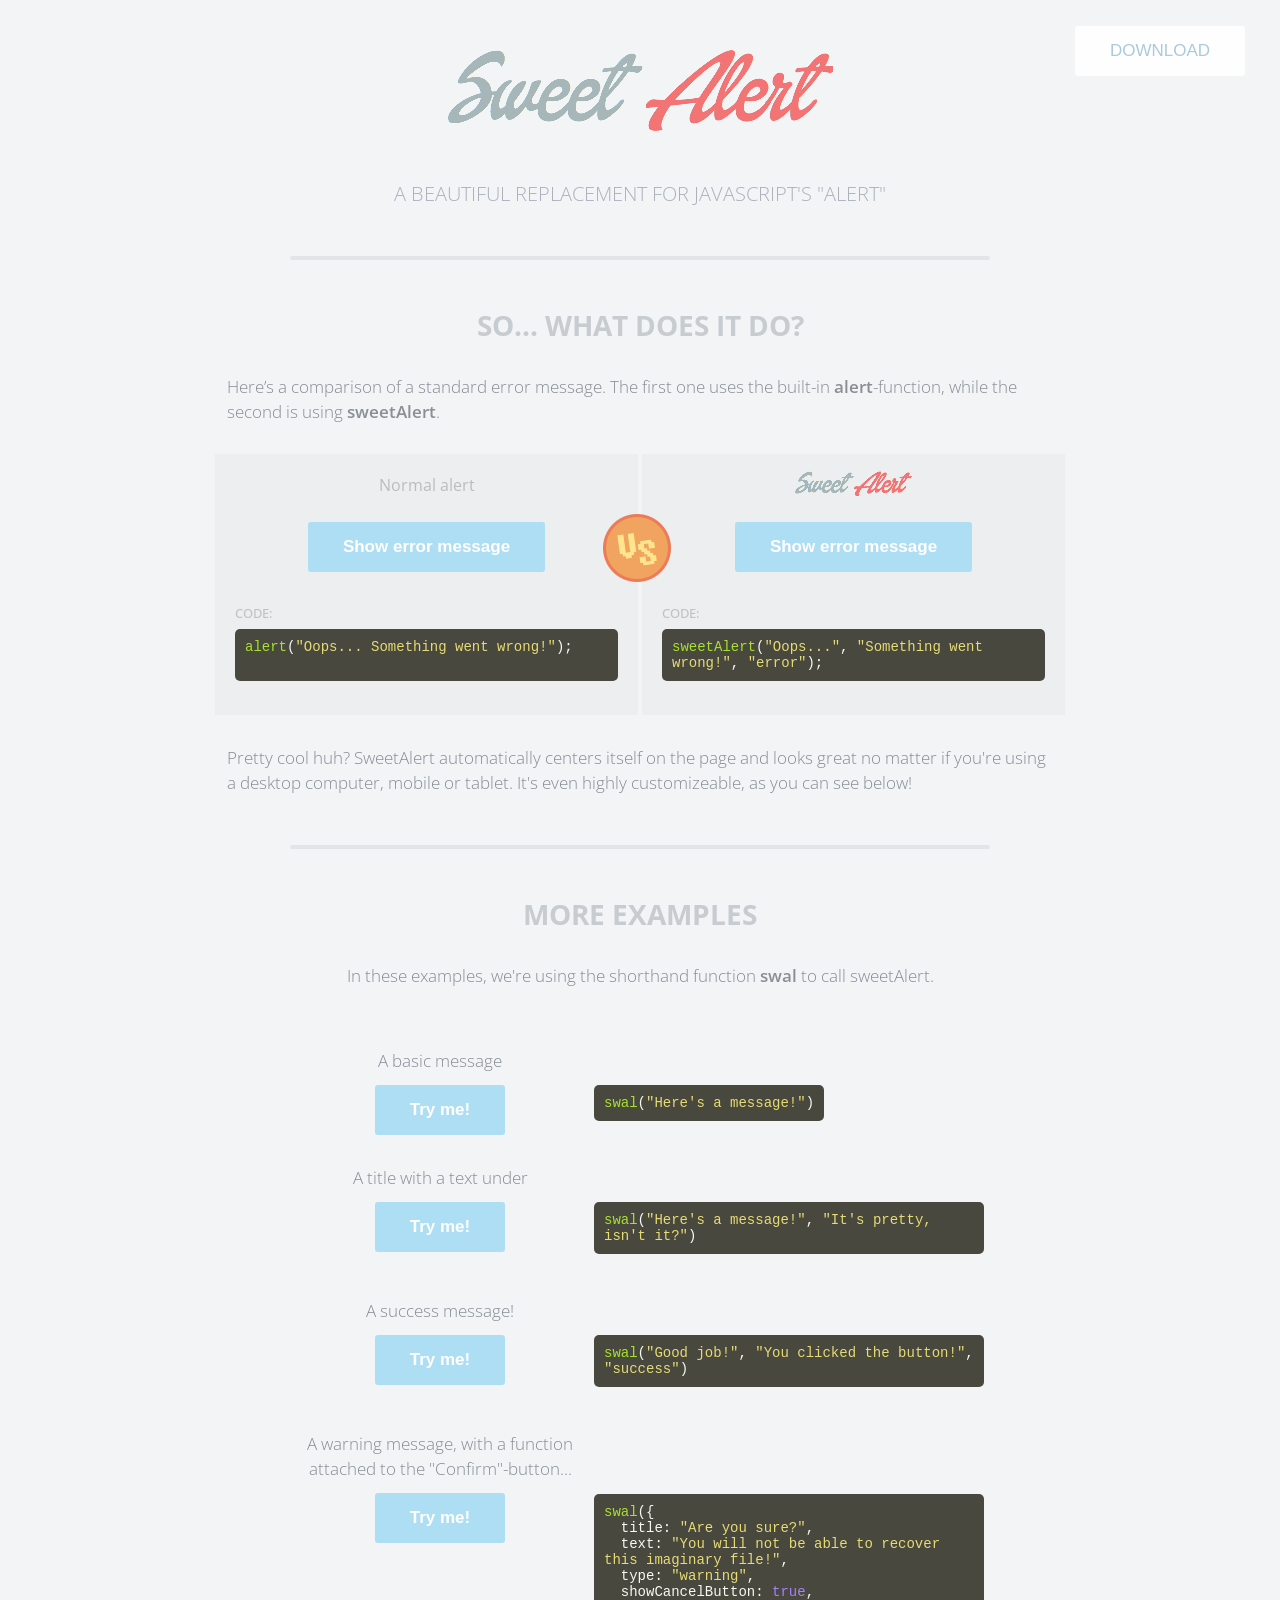
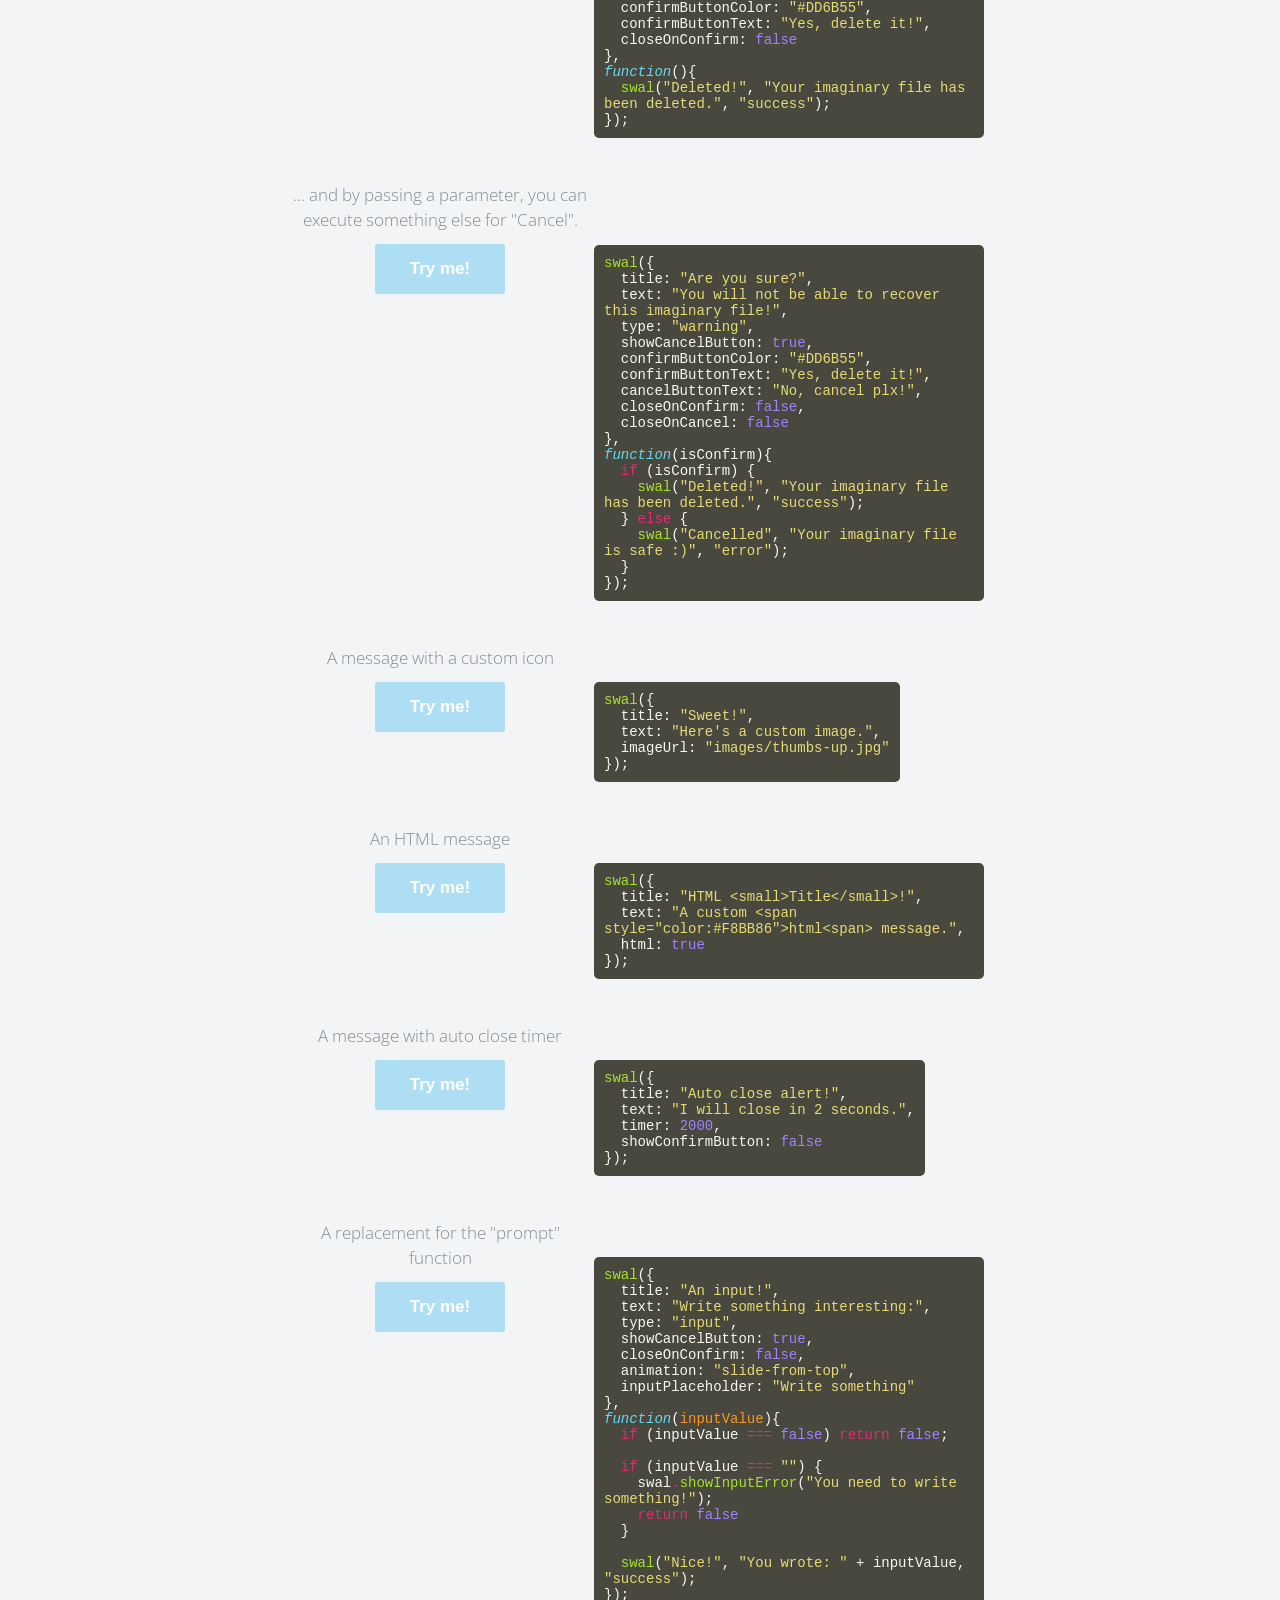
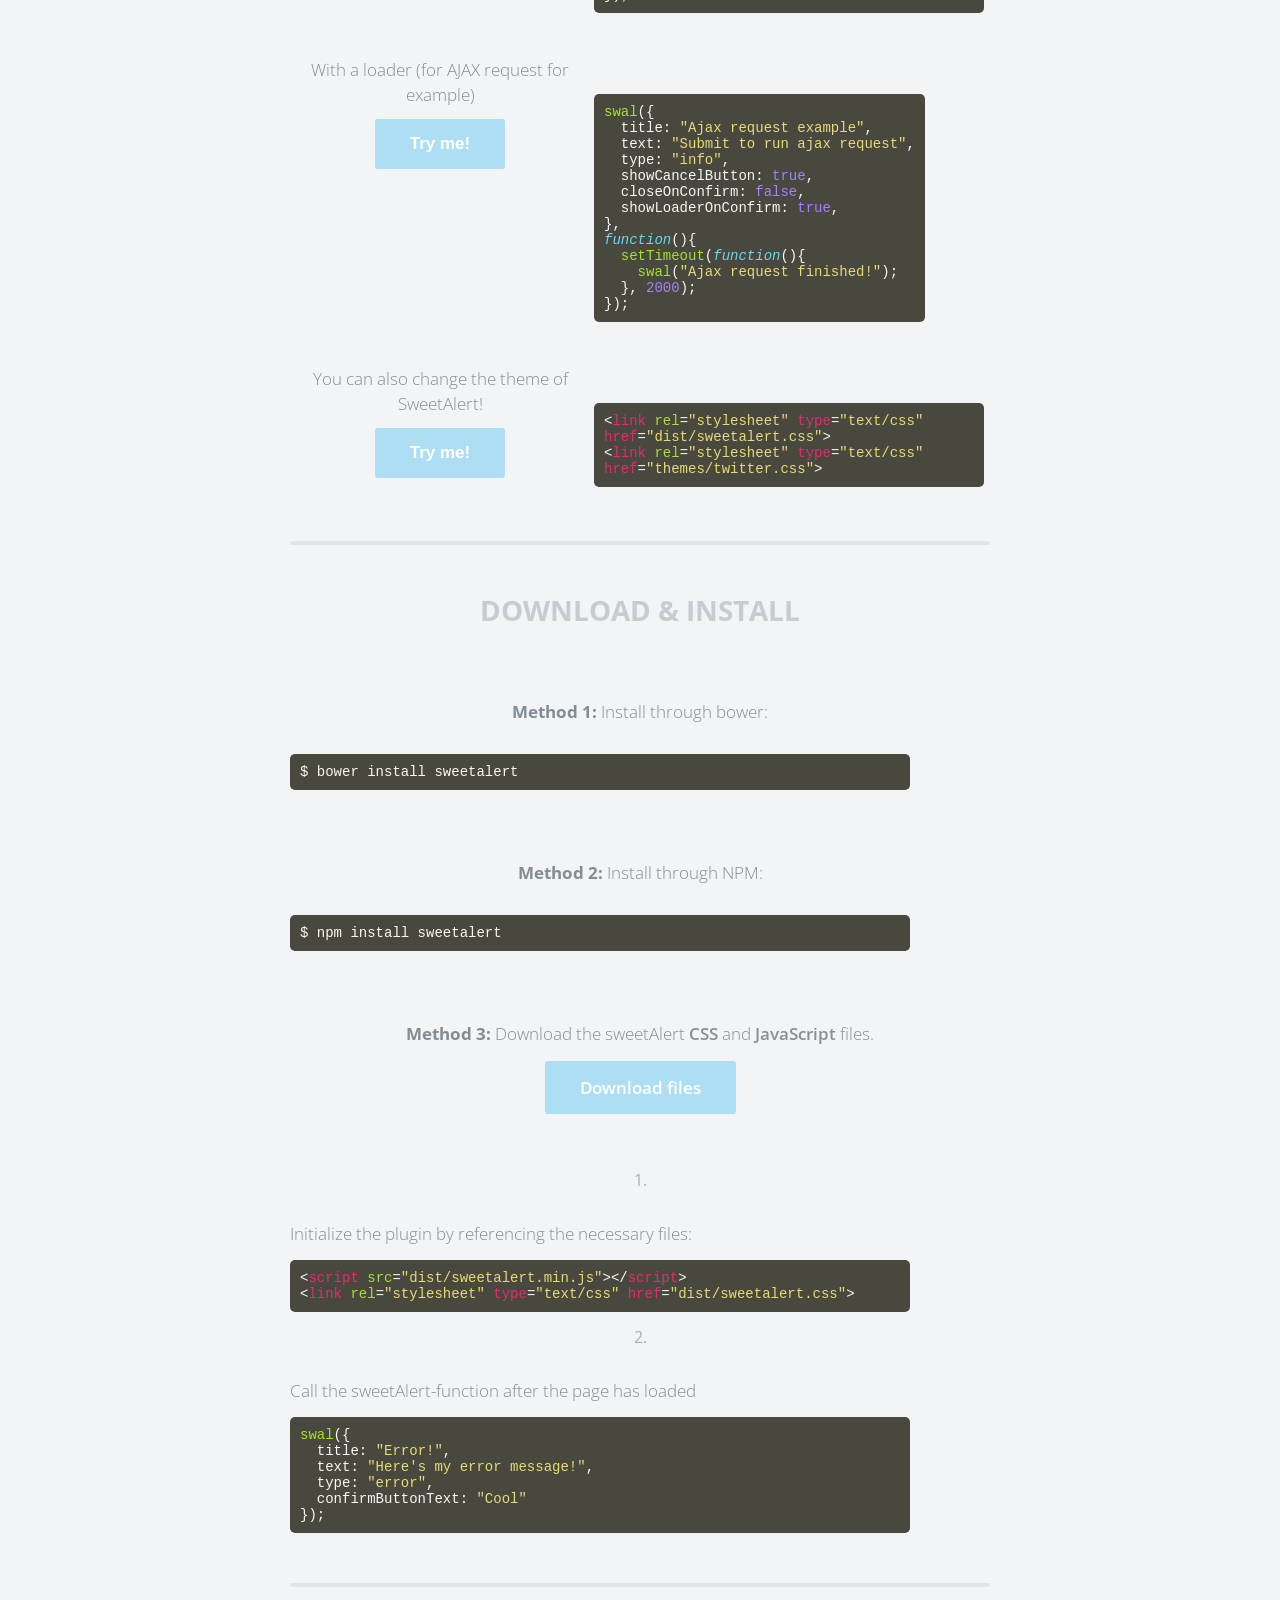
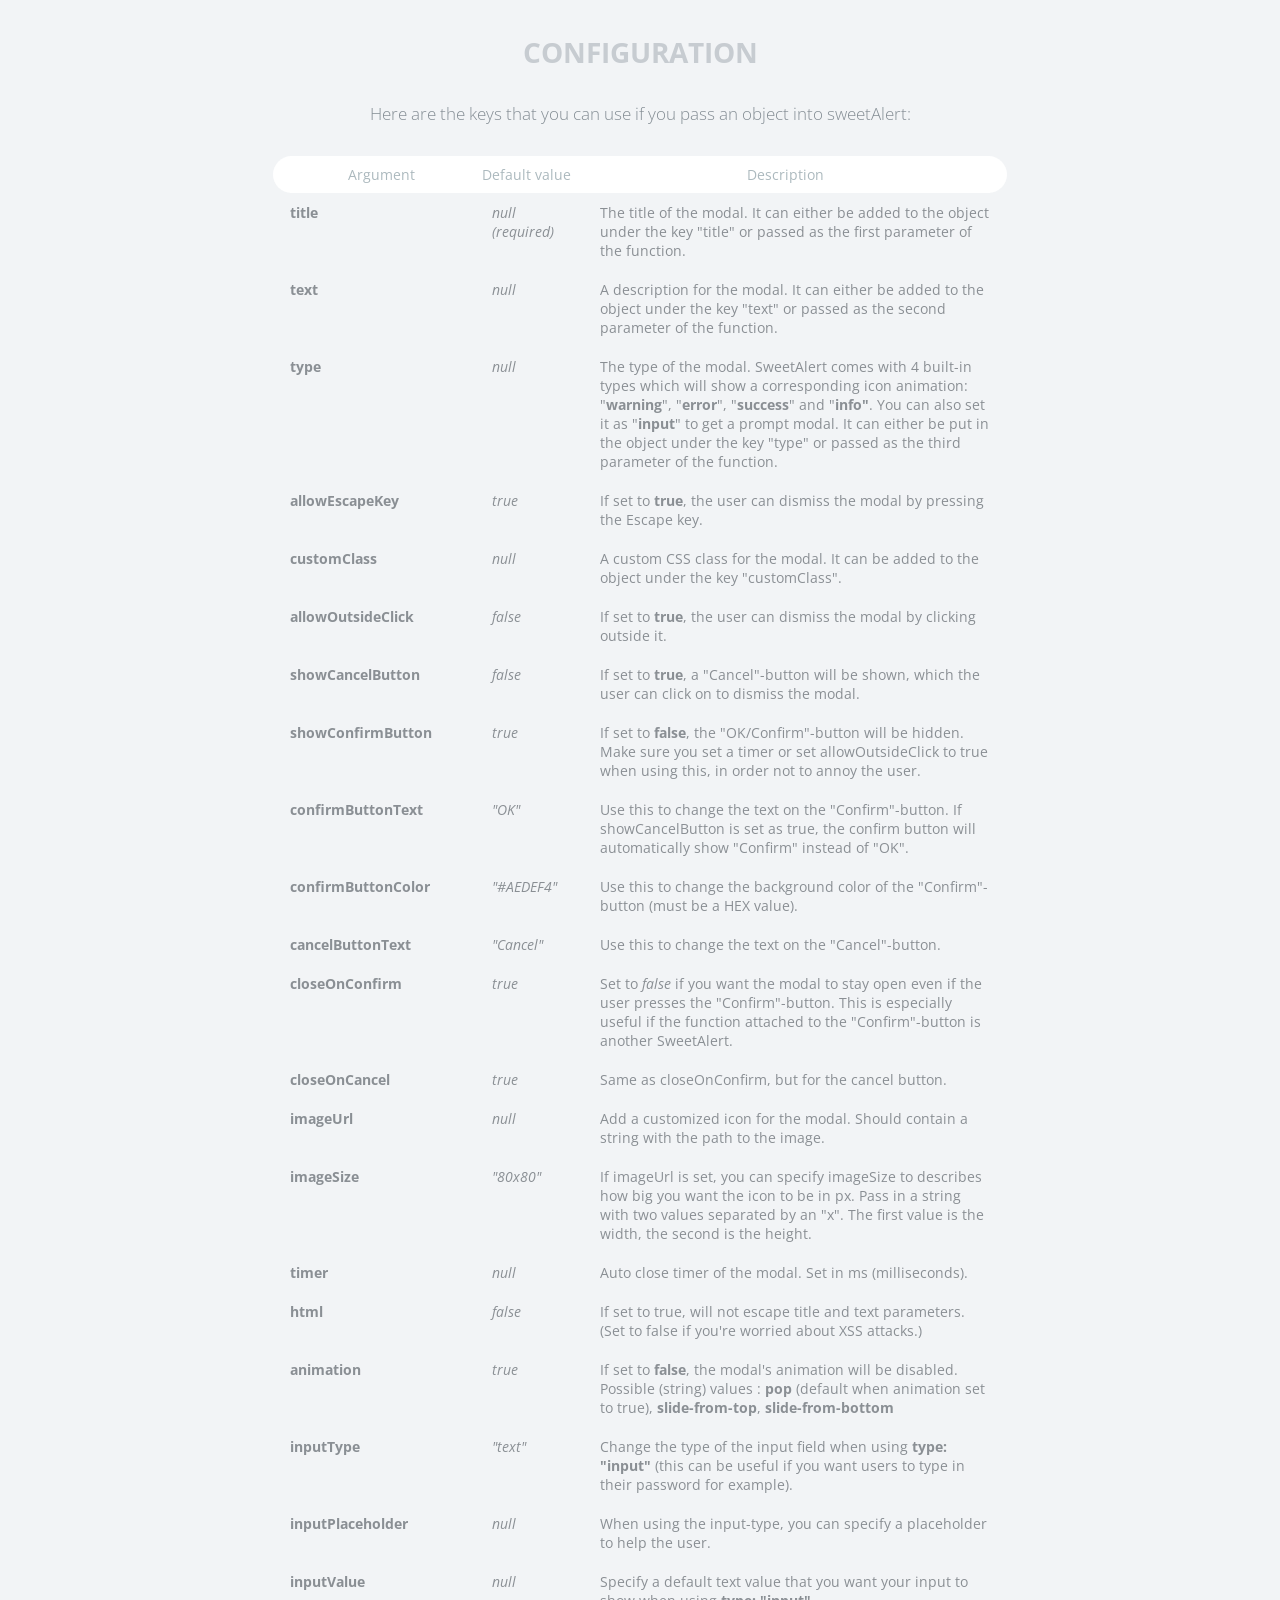
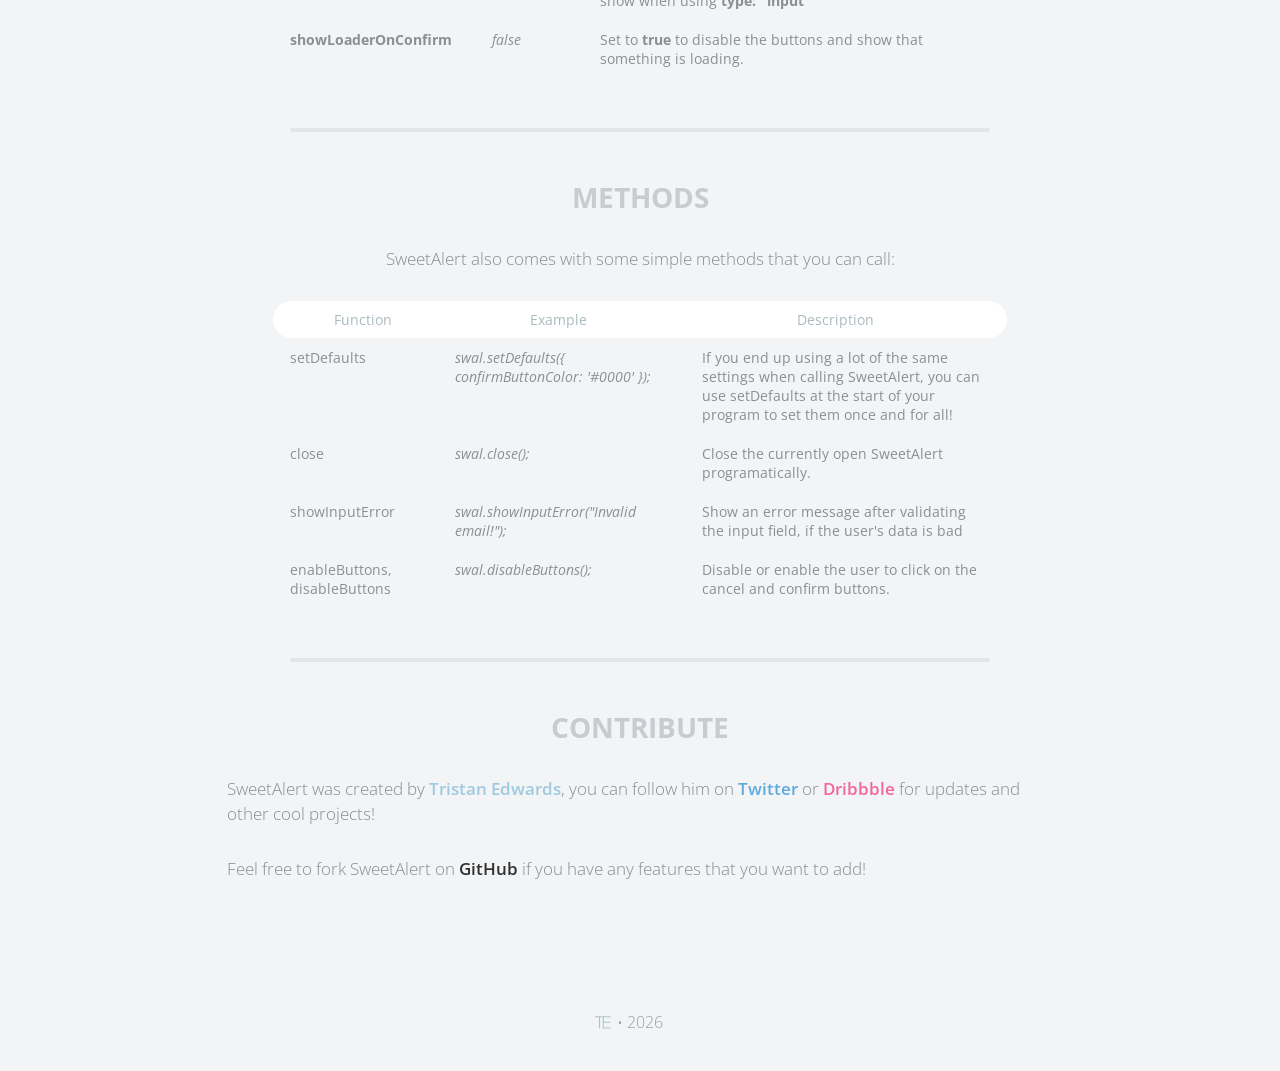
<file: app/lib/sweetalert/index.html>
<!doctype html>

<html>

<head>
  <meta charset="utf-8">
  <meta name="viewport" content="width=device-width, initial-scale=1, maximum-scale=1, user-scalable=0" />
  <title>SweetAlert</title>

  <link rel="stylesheet" href="example/example.css">
  <script src="https://code.jquery.com/jquery-2.1.3.min.js"></script>

  <!-- This is what you need -->
  <script src="dist/sweetalert-dev.js"></script>
  <link rel="stylesheet" href="dist/sweetalert.css">
  <!--.......................-->

</head>

<body>

<h1>Sweet Alert</h1>
<h2>A beautiful replacement for JavaScript's "Alert"</h2>
<button class="download">Download</button>

<!-- What does it do? -->
<h3>So... What does it do?</h3>
<p>Here’s a comparison of a standard error message. The first one uses the built-in <strong>alert</strong>-function, while the second is using <strong>sweetAlert</strong>.</p>

<div class="showcase normal">
	<h4>Normal alert</h4>
	<button>Show error message</button>

	<h5>Code:</h5>
	<pre><span class="attr">alert</span>(<span class="str">"Oops... Something went wrong!"</span>);

	</pre>

	<div class="vs-icon"></div>
</div>

<div class="showcase sweet">
	<h4>Sweet Alert</h4>
	<button>Show error message</button>

	<h5>Code:</h5>
	<pre><span class="attr">sweetAlert</span>(<span class="str">"Oops..."</span>, <span class="str">"Something went wrong!"</span>, <span class="str">"error"</span>);</pre>
</div>

<p>Pretty cool huh? SweetAlert automatically centers itself on the page and looks great no matter if you're using a desktop computer, mobile or tablet. It's even highly customizeable, as you can see below!</p>


<!-- Examples -->
<h3>More examples</h3>

<p class="center">In these examples, we're using the shorthand function <strong>swal</strong> to call sweetAlert.</p>

<ul class="examples">

	<li class="message">
		<div class="ui">
			<p>A basic message</p>
			<button>Try me!</button>
		</div>
		<pre><span class="attr">swal</span>(<span class="str">"Here's a message!"</span>)</pre>
	</li>

	<li class="title-text">
		<div class="ui">
			<p>A title with a text under</p>
			<button>Try me!</button>
		</div>
		<pre><span class="attr">swal</span>(<span class="str">"Here's a message!"</span>, <span class="str">"It's pretty, isn't it?"</span>)</pre>
	</li>

	<li class="success">
		<div class="ui">
			<p>A success message!</p>
			<button>Try me!</button>
		</div>
		<pre><span class="attr">swal</span>(<span class="str">"Good job!"</span>, <span class="str">"You clicked the button!"</span>, <span class="str">"success"</span>)</pre>
	</li>

	<li class="warning confirm">
		<div class="ui">
			<p>A warning message, with a function attached to the "Confirm"-button...</p>
			<button>Try me!</button>
		</div>
		<pre><span class="attr">swal</span>({
&nbsp;&nbsp;title: <span class="str">"Are you sure?"</span>,
&nbsp;&nbsp;text: <span class="str">"You will not be able to recover this imaginary file!"</span>,
&nbsp;&nbsp;type: <span class="str">"warning"</span>,
&nbsp;&nbsp;showCancelButton: <span class="val">true</span>,
&nbsp;&nbsp;confirmButtonColor: <span class="str">"#DD6B55"</span>,
&nbsp;&nbsp;confirmButtonText: <span class="str">"Yes, delete it!"</span>,
&nbsp;&nbsp;closeOnConfirm: <span class="val">false</span>
},
<span class="func"><i>function</i></span>(){
&nbsp;&nbsp;<span class="attr">swal</span>(<span class="str">"Deleted!"</span>, <span class="str">"Your imaginary file has been deleted."</span>, <span class="str">"success"</span>);
});</pre>
	</li>

	<li class="warning cancel">
		<div class="ui">
			<p>... and by passing a parameter, you can execute something else for "Cancel".</p>
			<button>Try me!</button>
		</div>
		<pre><span class="attr">swal</span>({
&nbsp;&nbsp;title: <span class="str">"Are you sure?"</span>,
&nbsp;&nbsp;text: <span class="str">"You will not be able to recover this imaginary file!"</span>,
&nbsp;&nbsp;type: <span class="str">"warning"</span>,
&nbsp;&nbsp;showCancelButton: <span class="val">true</span>,
&nbsp;&nbsp;confirmButtonColor: <span class="str">"#DD6B55"</span>,
&nbsp;&nbsp;confirmButtonText: <span class="str">"Yes, delete it!"</span>,
&nbsp;&nbsp;cancelButtonText: <span class="str">"No, cancel plx!"</span>,
&nbsp;&nbsp;closeOnConfirm: <span class="val">false</span>,
&nbsp;&nbsp;closeOnCancel: <span class="val">false</span>
},
<span class="func"><i>function</i></span>(isConfirm){
&nbsp;&nbsp;<span class="tag">if</span> (isConfirm) {
&nbsp;&nbsp;&nbsp;&nbsp;<span class="attr">swal</span>(<span class="str">"Deleted!"</span>, <span class="str">"Your imaginary file has been deleted."</span>, <span class="str">"success"</span>);
&nbsp;&nbsp;} <span class="tag">else</span> {
	&nbsp;&nbsp;&nbsp;&nbsp;<span class="attr">swal</span>(<span class="str">"Cancelled"</span>, <span class="str">"Your imaginary file is safe :)"</span>, <span class="str">"error"</span>);
&nbsp;&nbsp;}
});</pre>
	</li>

	<li class="custom-icon">
		<div class="ui">
			<p>A message with a custom icon</p>
			<button>Try me!</button>
		</div>
		<pre><span class="attr">swal</span>({
&nbsp;&nbsp;title: <span class="str">"Sweet!"</span>,
&nbsp;&nbsp;text: <span class="str">"Here's a custom image."</span>,
&nbsp;&nbsp;imageUrl: <span class="str">"images/thumbs-up.jpg"</span>
});</pre>
	</li>

	<li class="message-html">
		<div class="ui">
			<p>An HTML message</p>
			<button>Try me!</button>
		</div>
		<pre><span class="attr">swal</span>({
&nbsp;&nbsp;title: <span class="str">"HTML &lt;small&gt;Title&lt;/small&gt;!"</span>,
&nbsp;&nbsp;text: <span class="str">"A custom &lt;span style="color:#F8BB86"&gt;html&lt;span&gt; message."</span>,
&nbsp;&nbsp;html: <span class="val">true</span>
});</pre>
	</li>

	<li class="timer">
		<div class="ui">
			<p>A message with auto close timer</p>
			<button>Try me!</button>
		</div>
		<pre><span class="attr">swal</span>({
&nbsp;&nbsp;title: <span class="str">"Auto close alert!"</span>,
&nbsp;&nbsp;text: <span class="str">"I will close in 2 seconds."</span>,
&nbsp;&nbsp;timer: <span class="val">2000</span>,
&nbsp;&nbsp;showConfirmButton: <span class="val">false</span>
});</pre>
	</li>


	<li class="input">
		<div class="ui">
			<p>A replacement for the "prompt" function</p>
			<button>Try me!</button>
		</div>
		<pre><span class="attr">swal</span>({
&nbsp;&nbsp;title: <span class="str">"An input!"</span>,
&nbsp;&nbsp;text: <span class="str">"Write something interesting:"</span>,
&nbsp;&nbsp;type: <span class="str">"input"</span>,
&nbsp;&nbsp;showCancelButton: <span class="val">true</span>,
&nbsp;&nbsp;closeOnConfirm: <span class="val">false</span>,
&nbsp;&nbsp;animation: <span class="str">"slide-from-top"</span>,
&nbsp;&nbsp;inputPlaceholder: <span class="str">"Write something"</span>
},
<span class="func"><i>function</i></span>(<span class="arg">inputValue</span>){
&nbsp;&nbsp;<span class="tag">if</span> (inputValue <span class="tag">===</span> <span class="val">false</span>) <span class="tag">return</span> <span class="val">false</span>;
&nbsp;&nbsp;
&nbsp;&nbsp;<span class="tag">if</span> (inputValue <span class="tag">===</span> <span class="str">""</span>) {
&nbsp;&nbsp;&nbsp;&nbsp;swal<span class="tag">.</span><span class="attr">showInputError</span>(<span class="str">"You need to write something!"</span>);
&nbsp;&nbsp;&nbsp;&nbsp;<span class="tag">return</span> <span class="val">false</span>
&nbsp;&nbsp;}
&nbsp;&nbsp;
&nbsp;&nbsp;<span class="attr">swal</span>(<span class="str">"Nice!"</span>, <span class="str">"You wrote: "</span> + inputValue, <span class="str">"success"</span>);
});</pre>
	</li>

  <li class="ajax">
    <div class="ui">
			<p>With a loader (for AJAX request for example)</p>
			<button>Try me!</button>
		</div>
		<pre><span class="attr">swal</span>({
&nbsp;&nbsp;title: <span class="str">"Ajax request example"</span>,
&nbsp;&nbsp;text: <span class="str">"Submit to run ajax request"</span>,
&nbsp;&nbsp;type: <span class="str">"info"</span>,
&nbsp;&nbsp;showCancelButton: <span class="val">true</span>,
&nbsp;&nbsp;closeOnConfirm: <span class="val">false</span>,
&nbsp;&nbsp;showLoaderOnConfirm: <span class="val">true</span>,
},
<span class="func"><i>function</i></span>(){
&nbsp;&nbsp;<span class="attr">setTimeout</span>(<span class="func"><i>function</i></span>(){
&nbsp;&nbsp;&nbsp;&nbsp;<span class="attr">swal</span>(<span class="str">"Ajax request finished!"</span>);
&nbsp;&nbsp;}, <span class="val">2000</span>);
});</pre>
	</li>

	<li class="theme">
		<div class="ui">
			<p>You can also change the theme of SweetAlert!</p>
			<button>Try me!</button>
		</div>
		<pre>&lt;<span class="tag">link</span> <span class="attr">rel</span>=<span class="str">"stylesheet"</span> <span class="tag">type</span>=<span class="str">"text/css"</span> <span class="tag">href</span>=<span class="str">"dist/sweetalert.css"</span>&gt;
			&lt;<span class="tag">link</span> <span class="attr">rel</span>=<span class="str">"stylesheet"</span> <span class="tag">type</span>=<span class="str">"text/css"</span> <span class="tag">href</span>=<span class="str">"themes/twitter.css"</span>&gt;</pre>
	</li>

</ul>


<!-- Download & Install -->
<h3 id="download-section">Download & install</h3>

<div class="center-container">
	<p class="center"><b>Method 1:</b> Install through bower:</p>
	<pre class="center">$ bower install sweetalert</pre>
</div>

<div class="center-container">
	<p class="center"><b>Method 2:</b> Install through NPM:</p>
	<pre class="center">$ npm install sweetalert</pre>
</div>

<p class="center"><b>Method 3:</b> Download the sweetAlert <strong>CSS</strong> and <strong>JavaScript</strong> files.</p>

<a class="button" href="https://github.com/t4t5/sweetalert/archive/master.zip" download>Download files</a>

<ol>
	<li>
		<p>Initialize the plugin by referencing the necessary files:</p>
		<pre>&lt;<span class="tag">script</span> <span class="attr">src</span>=<span class="str">"dist/sweetalert.min.js"</span>&gt;&lt;/<span class="tag">script</span>&gt;
&lt;<span class="tag">link</span> <span class="attr">rel</span>=<span class="str">"stylesheet"</span> <span class="tag">type</span>=<span class="str">"text/css"</span> <span class="tag">href</span>=<span class="str">"dist/sweetalert.css"</span>&gt;</pre>
	</li>

	<li>
		<p>Call the sweetAlert-function after the page has loaded</p>
		<pre><span class="attr">swal</span>({
&nbsp;&nbsp;title: <span class="str">"Error!"</span>,
&nbsp;&nbsp;text: <span class="str">"Here's my error message!"</span>,
&nbsp;&nbsp;type: <span class="str">"error"</span>,
&nbsp;&nbsp;confirmButtonText: <span class="str">"Cool"</span>
});
</pre>
	</li>
</ol>



<!-- Configuration -->
<h3>Configuration</h3>

<p class="center">Here are the keys that you can use if you pass an object into sweetAlert:</p>

<table>
	<tr class="titles">
		<th>
			<div class="border-left"></div>
			Argument
		</th>
		<th>Default value</th>
		<th>
			<div class="border-right"></div>
			Description
		</th>
	</tr>
	<tr>
		<td><b>title</b></td>
		<td><i>null (required)</i></td>
		<td>The title of the modal. It can either be added to the object under the key "title" or passed as the first parameter of the function.</td>
	</tr>
	<tr>
		<td><b>text</b></td>
		<td><i>null</i></td>
		<td>A description for the modal. It can either be added to the object under the key "text" or passed as the second parameter of the function.</td>
	</tr>
	<tr>
		<td><b>type</b></td>
		<td><i>null</i></td>
		<td>The type of the modal. SweetAlert comes with 4 built-in types which will show a corresponding icon animation: "<strong>warning</strong>", "<strong>error</strong>", "<strong>success</strong>" and "<strong>info"</strong>. You can also set it as "<strong>input</strong>" to get a prompt modal. It can either be put in the object under the key "type" or passed as the third parameter of the function.</td>
	</tr>
    <tr>
      <td><b>allowEscapeKey</b></td>
      <td><i>true</i></td>
      <td>If set to <strong>true</strong>, the user can dismiss the modal by pressing the Escape key.</td>
    </tr>
	<tr>
		<td><b>customClass</b></td>
		<td><i>null</i></td>
		<td>A custom CSS class for the modal. It can be added to the object under the key "customClass".</td>
	</tr>
	<tr>
		<td><b>allowOutsideClick</b></td>
		<td><i>false</i></td>
		<td>If set to <strong>true</strong>, the user can dismiss the modal by clicking outside it.</td>
	</tr>
	<tr>
		<td><b>showCancelButton</b></td>
		<td><i>false</i></td>
		<td>If set to <strong>true</strong>, a "Cancel"-button will be shown, which the user can click on to dismiss the modal.</td>
	</tr>
	<tr>
		<td><b>showConfirmButton</b></td>
		<td><i>true</i></td>
		<td>If set to <strong>false</strong>, the "OK/Confirm"-button will be hidden. Make sure you set a timer or set allowOutsideClick to true when using this, in order not to annoy the user.</td>
	</tr>
	<tr>
		<td><b>confirmButtonText</b></td>
		<td><i>"OK"</i></td>
		<td>Use this to change the text on the "Confirm"-button. If showCancelButton is set as true, the confirm button will automatically show "Confirm" instead of "OK".</td>
	</tr>
	<tr>
		<td><b>confirmButtonColor</b></td>
		<td><i>"#AEDEF4"</i></td>
		<td>Use this to change the background color of the "Confirm"-button (must be a HEX value).</td>
	</tr>
	<tr>
		<td><b>cancelButtonText</b></td>
		<td><i>"Cancel"</i></td>
		<td>Use this to change the text on the "Cancel"-button.</td>
	</tr>
	<tr>
		<td><b>closeOnConfirm</b></td>
		<td><i>true</i></td>
		<td>Set to <i>false</i> if you want the modal to stay open even if the user presses the "Confirm"-button. This is especially useful if the function attached to the "Confirm"-button is another SweetAlert.</td>
	</tr>
	<tr>
		<td><b>closeOnCancel</b></td>
		<td><i>true</i></td>
		<td>Same as closeOnConfirm, but for the cancel button.</td>
	</tr>
	<tr>
		<td><b>imageUrl</b></td>
		<td><i>null</i></td>
		<td>Add a customized icon for the modal. Should contain a string with the path to the image.</td>
	</tr>
	<tr>
		<td><b>imageSize</b></td>
		<td><i>"80x80"</i></td>
		<td>If imageUrl is set, you can specify imageSize to describes how big you want the icon to be in px. Pass in a string with two values separated by an "x". The first value is the width, the second is the height.</td>
	</tr>
	<tr>
		<td><b>timer</b></td>
		<td><i>null</i></td>
		<td>Auto close timer of the modal. Set in ms (milliseconds).</td>
	</tr>
	<tr>
		<td><b>html</b></td>
		<td><i>false</i></td>
		<td>If set to true, will not escape title and text parameters. (Set to false if you're worried about XSS attacks.)</td>
	</tr>
	<tr>
		<td><b>animation</b></td>
		<td><i>true</i></td>
		<td>If set to <strong>false</strong>, the modal's animation will be disabled. Possible (string) values : <strong>pop</strong> (default when animation set to true), <strong>slide-from-top</strong>, <strong>slide-from-bottom</strong></td>
	</tr>
	<tr>
		<td><b>inputType</b></td>
		<td><i>"text"</i></td>
		<td>Change the type of the input field when using <strong>type: "input"</strong> (this can be useful if you want users to type in their password for example).</td>
	</tr>
	<tr>
		<td><b>inputPlaceholder</b></td>
		<td><i>null</i></td>
		<td>When using the input-type, you can specify a placeholder to help the user.</td>
	</tr>
	<tr>
		<td><b>inputValue</b></td>
		<td><i>null</i></td>
		<td>Specify a default text value that you want your input to show when using <strong>type: "input"</strong></td>
	</tr>
	<tr>
		<td><b>showLoaderOnConfirm</b></td>
		<td><i>false</i></td>
    <td>Set to <strong>true</strong> to disable the buttons and show that something is loading.</td>
	</tr>
</table>


<!-- Methods -->
<h3>Methods</h3>

<p class="center">SweetAlert also comes with some simple methods that you can call:</p>

<table>
	<tr class="titles">
		<th>
			<div class="border-left"></div>
			Function
		</th>
		<th>Example</th>
		<th>
			<div class="border-right"></div>
			Description
		</th>
	</tr>
	<tr>
		<td>setDefaults</td>
		<td><i>swal.setDefaults({ confirmButtonColor: '#0000' });</i></td>
		<td>If you end up using a lot of the same settings when calling SweetAlert, you can use setDefaults at the start of your program to set them once and for all!</td>
	</tr>
	<tr>
		<td>close</td>
		<td><i>swal.close();</i></td>
		<td>Close the currently open SweetAlert programatically.</td>
	</tr>
	<tr>
		<td>showInputError</td>
		<td><i>swal.showInputError("Invalid email!");</i></td>
		<td>Show an error message after validating the input field, if the user's data is bad</td>
	</tr>
	<tr>
		<td>enableButtons, disableButtons</td>
		<td><i>swal.disableButtons();</i></td>
		<td>Disable or enable the user to click on the cancel and confirm buttons.</td>
	</tr>
</table>



<!-- Contribute -->
<h3>Contribute</h3>
<p>SweetAlert was created by <a href="http://tristanedwards.me" target="_blank">Tristan Edwards</a>, you can follow him on <a href="https://twitter.com/t4t5" target="_blank" class="twitter">Twitter</a> or <a href="https://dribbble.com/tristanedwards" target="_blank" class="dribbble">Dribbble</a> for updates and other cool projects!</p>
<p>Feel free to fork SweetAlert on <a href="https://github.com/t4t5/sweetalert" class="github">GitHub</a> if you have any features that you want to add!</p>


<footer>
	<span class="te-logo">TE</span> • <script>document.write(new Date().getFullYear())</script>
</footer>


<script>

document.querySelector('button.download').onclick = function(){
	$("html, body").animate({ scrollTop: $("#download-section").offset().top }, 1000);
};

document.querySelector('.showcase.normal button').onclick = function(){
	alert("Oops... Something went wrong!");
};

document.querySelector('.showcase.sweet button').onclick = function(){
	swal("Oops...", "Something went wrong!", "error");
};

document.querySelector('ul.examples li.message button').onclick = function(){
	swal("Here's a message!");
};

document.querySelector('ul.examples li.timer button').onclick = function(){
	swal({
		title: "Auto close alert!",
		text: "I will close in 2 seconds.",
		timer: 2000,
		showConfirmButton: false
	});
};

document.querySelector('ul.examples li.title-text button').onclick = function(){
	swal("Here's a message!", "It's pretty, isn't it?");
};

document.querySelector('ul.examples li.success button').onclick = function(){
	swal("Good job!", "You clicked the button!", "success");
};

document.querySelector('ul.examples li.warning.confirm button').onclick = function(){
	swal({
		title: "Are you sure?",
		text: "You will not be able to recover this imaginary file!",
		type: "warning",
		showCancelButton: true,
		confirmButtonColor: '#DD6B55',
		confirmButtonText: 'Yes, delete it!',
		closeOnConfirm: false
	},
	function(){
		swal("Deleted!", "Your imaginary file has been deleted!", "success");
	});
};

document.querySelector('ul.examples li.warning.cancel button').onclick = function(){
	swal({
		title: "Are you sure?",
		text: "You will not be able to recover this imaginary file!",
		type: "warning",
		showCancelButton: true,
		confirmButtonColor: '#DD6B55',
		confirmButtonText: 'Yes, delete it!',
		cancelButtonText: "No, cancel plx!",
		closeOnConfirm: false,
		closeOnCancel: false
	},
	function(isConfirm){
    if (isConfirm){
      swal("Deleted!", "Your imaginary file has been deleted!", "success");
    } else {
      swal("Cancelled", "Your imaginary file is safe :)", "error");
    }
	});
};

document.querySelector('ul.examples li.custom-icon button').onclick = function(){
	swal({
		title: "Sweet!",
		text: "Here's a custom image.",
		imageUrl: 'example/images/thumbs-up.jpg'
	});
};

document.querySelector('ul.examples li.message-html button').onclick = function(){
	swal({
		title: "HTML <small>Title</small>!",
		text: 'A custom <span style="color:#F8BB86">html<span> message.',
		html: true
	});
};

document.querySelector('ul.examples li.input button').onclick = function(){
	swal({
		title: "An input!",
		text: 'Write something interesting:',
		type: 'input',
		showCancelButton: true,
		closeOnConfirm: false,
		animation: "slide-from-top",
		inputPlaceholder: "Write something",
	},
	function(inputValue){
		if (inputValue === false) return false;

		if (inputValue === "") {
			swal.showInputError("You need to write something!");
			return false;
		}
    
		swal("Nice!", 'You wrote: ' + inputValue, "success");

	});
};

document.querySelector('ul.examples li.theme button').onclick = function() {
	swal({
		title: "Themes!",
		text: "Here's the Twitter theme for SweetAlert!",
		confirmButtonText: "Cool!",
		customClass: 'twitter'
	});
};

document.querySelector('ul.examples li.ajax button').onclick = function() {
  swal({
    title: 'Ajax request example',
    text: 'Submit to run ajax request',
    type: 'info',
    showCancelButton: true,
    closeOnConfirm: false,
    showLoaderOnConfirm: true,
  }, function(){
    setTimeout(function() {
      swal('Ajax request finished!');
    }, 2000);
  });
};

</script>



</body>

</html>
</file>
<file: app/lib/sweetalert/example/example.css>
@import url(http://fonts.googleapis.com/css?family=Open+Sans:400,600,700,300);
@import url(http://fonts.googleapis.com/css?family=Open+Sans+Condensed:700);
body {
  background-color: #f2f4f6;
  font-family: 'Open Sans', sans-serif;
  text-align: center; }

h1 {
  background-image: url("images/logo_big.png");
  background-image: -webkit-image-set(url("images/logo_big.png") 1x, url("images/logo_big@2x.png") 2x);
  width: 385px;
  height: 81px;
  text-indent: -9999px;
  white-space: nowrap;
  margin: 50px auto; }
  @media all and (max-width: 420px) {
    h1 {
      width: 300px;
      background-size: contain;
      background-repeat: no-repeat;
      background-position: center; } }
  @media all and (max-width: 330px) {
    h1 {
      width: 250px; } }

h2 {
  font-size: 20px;
  color: #A9B2BC;
  line-height: 25px;
  text-transform: uppercase;
  font-weight: 300;
  text-align: center;
  display: block; }

h3 {
  font-size: 28px;
  color: #C7CCD1;
  text-transform: uppercase;
  font-family: 'Open Sans Condensed', sans-serif;
  margin-top: 100px;
  text-align: center;
  position: relative; }
  h3#download-section {
    margin-top: 50px;
    padding-top: 40px; }
  h3::after {
    content: "";
    background-color: #e2e5e8;
    height: 4px;
    width: 700px;
    left: 50%;
    margin-left: -350px;
    position: absolute;
    margin-top: -50px;
    border-radius: 2px; }
    @media all and (max-width: 740px) {
      h3::after {
        width: auto;
        left: 20px;
        right: 20px;
        margin-left: 0; } }

a {
  text-decoration: none; }

p {
  max-width: 826px;
  margin: 30px auto;
  font-size: 17px;
  font-weight: 300;
  color: #848D94;
  line-height: 25px;
  text-align: left; }
  p.center {
    text-align: center; }
  p strong {
    color: #8A8F94;
    font-weight: 600; }
  p a {
    color: #9ECADF;
    font-weight: 600; }
    p a:hover {
      text-decoration: underline; }
    p a.twitter {
      color: #5eaade; }
    p a.dribbble {
      color: #f26798; }
    p a.github {
      color: #323131; }

button, .button {
  background-color: #AEDEF4;
  color: white;
  border: none;
  box-shadow: none;
  font-size: 17px;
  font-weight: 500;
  font-weight: 600;
  border-radius: 3px;
  padding: 15px 35px;
  margin: 26px 5px 0 5px;
  cursor: pointer; }
  button:focus, .button:focus {
    outline: none; }
  button:hover, .button:hover {
    background-color: #a1d9f2; }
  button:active, .button:active {
    background-color: #81ccee; }
  button.cancel, .button.cancel {
    background-color: #D0D0D0; }
    button.cancel:hover, .button.cancel:hover {
      background-color: #c8c8c8; }
    button.cancel:active, .button.cancel:active {
      background-color: #b6b6b6; }
  button.download, .button.download {
    position: fixed;
    right: 30px;
    top: 0;
    background-color: rgba(255, 255, 255, 0.9);
    color: #ABCADA;
    font-weight: 500;
    text-transform: uppercase;
    z-index: 3; }
    @media all and (max-width: 1278px) {
      button.download, .button.download {
        display: none; } }

.center-container {
  max-width: 700px;
  margin: 70px auto; }

pre {
  background-color: #49483e;
  color: #f8f8f2;
  padding: 10px;
  border-radius: 5px;
  white-space: pre-line;
  text-align: left;
  font-size: 14px;
  max-width: 600px; }
  pre .str {
    color: #e6db74; }
  pre .func {
    color: #66d9ef; }
  pre .val {
    color: #a381ff; }
  pre .tag {
    color: #e92772; }
  pre .attr {
    color: #a6e22d; }
  pre .arg {
    color: #fd9720; }

.showcase {
  background-color: #eceef0;
  padding: 20px;
  display: inline-block;
  width: 383px;
  vertical-align: top;
  position: relative; }
  @media all and (max-width: 865px) {
    .showcase {
      margin: 5px auto;
      padding: 46px 20px; } }
  @media all and (max-width: 440px) {
    .showcase {
      width: auto; } }
  .showcase h4 {
    font-size: 16px;
    color: #BCBCBC;
    line-height: 22px;
    margin: 0 auto;
    font-weight: 400; }
  .showcase.sweet h4 {
    width: 117px;
    height: 25px;
    margin-top: -3px;
    text-indent: -9999px;
    background-image: url("images/logo_small.png");
    background-image: -webkit-image-set(url("images/logo_small.png") 1x, url("images/logo_small@2x.png") 2x); }
  .showcase h5 {
    margin-bottom: -7px;
    text-align: left;
    font-weight: 500;
    text-transform: uppercase;
    color: #c2c2c2; }
  .showcase button {
    margin-bottom: 10px; }
  .showcase .vs-icon {
    background-image: url("images/vs_icon.png");
    background-image: -webkit-image-set(url("images/vs_icon.png") 1x, url("images/vs_icon@2x.png") 2x);
    width: 69px;
    height: 69px;
    position: absolute;
    right: -34px;
    top: 60px;
    z-index: 2; }
    @media all and (max-width: 865px) {
      .showcase .vs-icon {
        margin: 5px auto;
        right: auto;
        left: 50%;
        margin-left: -35px;
        top: auto;
        bottom: -35px; } }

ul.examples {
  list-style-type: none;
  width: 700px;
  margin: 0 auto;
  text-align: left;
  padding-left: 0; }
  @media all and (max-width: 758px) {
    ul.examples {
      width: auto; } }
  ul.examples li {
    padding-left: 0; }
  ul.examples .ui, ul.examples pre {
    display: inline-block;
    vertical-align: top; }
    @media all and (max-width: 758px) {
      ul.examples .ui, ul.examples pre {
        display: block;
        max-width: none;
        margin: 0 auto; } }
  ul.examples .ui {
    width: 300px;
    text-align: center; }
    ul.examples .ui button {
      margin-top: 12px; }
    ul.examples .ui p {
      text-align: center;
      margin-bottom: 0; }
  ul.examples pre {
    max-width: 370px;
    margin-top: 67px; }
    @media all and (max-width: 758px) {
      ul.examples pre {
        margin-top: 16px !important;
        margin-bottom: 60px; } }
  ul.examples .warning pre {
    margin-top: 93px; }

ol {
  max-width: 700px;
  margin: 70px auto;
  list-style-position: inside;
  padding-left: 0; }
  ol li {
    color: #A7ADB2; }
    ol li p {
      margin-bottom: 10px; }

table {
  width: 700px;
  font-size: 14px;
  color: #8a8f94;
  margin: 10px auto;
  text-align: left;
  border-collapse: collapse; }
  @media all and (max-width: 750px) {
    table {
      width: auto;
      margin: 10px 20px; } }
  table th {
    background-color: white;
    padding: 9px;
    color: #acb9be;
    font-weight: 400;
    text-align: center;
    position: relative; }
    table th .border-left, table th .border-right {
      position: absolute;
      background-color: white;
      border-radius: 50%;
      top: 0;
      left: -17px;
      width: 37px;
      height: 37px; }
    table th .border-right {
      left: auto;
      right: -17px; }
    @media all and (max-width: 750px) {
      table th:nth-child(2) {
        display: none; } }
  table td {
    padding: 10px 20px;
    vertical-align: top; }
    table td:first-child {
      padding-left: 0px; }
    table td:last-child {
      padding-right: 0px; }
    @media all and (max-width: 750px) {
      table td:nth-child(2) {
        display: none; } }
    @media all and (max-width: 360px) {
      table td {
        padding: 10px 4px; }
        table td b {
          font-size: 13px; } }

footer {
  margin-top: 100px;
  padding-bottom: 30px;
  color: #9A999F;
  display: inline-block;
  position: relative;
  color: gray;
  font-weight: 400;
  color: #93a1aa;
  font-weight: 300; }
  footer .te-logo {
    text-indent: -99999px;
    background-size: contain;
    background-repeat: no-repeat;
    background-position: center center;
    height: 16px;
    width: 16px;
    display: inline-block;
    margin-right: 5px;
    background-image: url("images/te-logo-small.svg");
    position: absolute;
    left: -22px;
    top: 3px; }

.sweet-alert.twitter {
  font-family: "Helvetica Neue", Helvetica, Arial, sans-serif;
  padding: 15px;
  padding-top: 55px;
  text-align: right;
  border-radius: 6px;
  box-shadow: 0px 0px 0px 1px rgba(0, 0, 0, 0.11), 0px 6px 30px rgba(0, 0, 0, 0.14); }
  .sweet-alert.twitter ~ .sweet-overlay {
    background: rgba(41, 47, 51, 0.9); }
  .sweet-alert.twitter h2 {
    position: absolute;
    top: 0;
    left: 0;
    right: 0;
    height: 40px;
    line-height: 40px;
    font-size: 16px;
    font-weight: 400;
    color: #8899a6;
    margin: 0;
    color: #66757f;
    border-bottom: 1px solid #e1e8ed; }
  .sweet-alert.twitter p {
    display: block;
    text-align: center;
    color: #66757f;
    font-weight: 400;
    font-size: 13px;
    margin-top: 7px; }
  .sweet-alert.twitter .sa-button-container {
    background-color: #f5f8fa;
    border-top: 1px solid #e1e8ed;
    box-shadow: 0px -1px 0px white;
    margin: -15px;
    margin-top: 0; }
  .sweet-alert.twitter[data-has-confirm-button=false][data-has-cancel-button=false] {
    padding-bottom: 10px; }
    .sweet-alert.twitter[data-has-confirm-button=false][data-has-cancel-button=false] .sa-button-container {
      display: none; }
  .sweet-alert.twitter button {
    border-radius: 2px;
    box-shadow: none !important;
    text-shadow: 0px -1px 0px rgba(0, 0, 0, 0.3);
    margin: 17px 0px;
    border-radius: 4px;
    font-size: 14px;
    font-weight: 600;
    padding: 8px 16px;
    position: relative; }
    .sweet-alert.twitter button:focus, .sweet-alert.twitter button.cancel:focus {
      box-shadow: none !important; }
      .sweet-alert.twitter button:focus::before, .sweet-alert.twitter button.cancel:focus::before {
        content: "";
        position: absolute;
        left: -5px;
        top: -5px;
        right: -5px;
        bottom: -5px;
        border: 2px solid #a5b0b4;
        border-radius: 8px; }
    .sweet-alert.twitter button.confirm {
      background-color: #55acee !important;
      background-image: linear-gradient(transparent, rgba(0, 0, 0, 0.05));
      -ms-filter: "progid:DXImageTransform.Microsoft.gradient(startColorstr=#00000000, endColorstr=#0C000000)";
      border: 1px solid #3b88c3;
      box-shadow: inset 0 1px 0 rgba(255, 255, 255, 0.15);
      margin-right: 15px; }
      .sweet-alert.twitter button.confirm:hover {
        background-color: #55acee;
        background-image: linear-gradient(transparent, rgba(0, 0, 0, 0.15));
        -ms-filter: "progid:DXImageTransform.Microsoft.gradient(startColorstr=#00000000, endColorstr=#26000000)";
        border-color: #3b88c3; }
    .sweet-alert.twitter button.cancel {
      color: #66757e;
      background-color: #f5f8fa;
      background-image: linear-gradient(#fff, #f5f8fa);
      text-shadow: 0px -1px 0px white;
      margin-right: 9px;
      border: 1px solid #e1e8ed; }
      .sweet-alert.twitter button.cancel:hover, .sweet-alert.twitter button.cancel:focus:hover {
        background-color: #e1e8ed;
        background-image: linear-gradient(#fff, #e1e8ed);
        -ms-filter: "progid:DXImageTransform.Microsoft.gradient(enabled=false)";
        border-color: #e1e8ed; }
      .sweet-alert.twitter button.cancel:focus {
        background: #fff;
        border-color: #fff; }
  .sweet-alert.twitter .sa-icon {
    transform: scale(0.72);
    margin-bottom: -2px;
    margin-top: -10px; }
  .sweet-alert.twitter input {
    border: 1px solid #e1e8ed;
    border-radius: 3px;
    padding: 10px 7px;
    height: auto;
    box-shadow: none;
    font-size: 13px;
    margin: 10px 0; }
    .sweet-alert.twitter input:focus {
      border-color: #94A1A6;
      box-shadow: inset 0 0 0 1px rgba(77, 99, 107, 0.7); }
  .sweet-alert.twitter fieldset .sa-input-error {
    display: none; }
  .sweet-alert.twitter .sa-error-container {
    text-align: center;
    border: none;
    background-color: #fbedc0;
    margin-bottom: 6px; }
    .sweet-alert.twitter .sa-error-container.show {
      border: 1px solid #f0e1b9; }
    .sweet-alert.twitter .sa-error-container .icon {
      display: none; }
    .sweet-alert.twitter .sa-error-container p {
      color: #292f33;
      font-weight: 600;
      margin-top: 0; }
</file>
<file: app/lib/sweetalert/dist/sweetalert.css>
body.stop-scrolling {
  height: 100%;
  overflow: hidden; }

.sweet-overlay {
  background-color: black;
  /* IE8 */
  -ms-filter: "progid:DXImageTransform.Microsoft.Alpha(Opacity=40)";
  /* IE8 */
  background-color: rgba(0, 0, 0, 0.4);
  position: fixed;
  left: 0;
  right: 0;
  top: 0;
  bottom: 0;
  display: none;
  z-index: 10000; }

.sweet-alert {
  background-color: white;
  font-family: 'Open Sans', 'Helvetica Neue', Helvetica, Arial, sans-serif;
  width: 478px;
  padding: 17px;
  border-radius: 5px;
  text-align: center;
  position: fixed;
  left: 50%;
  top: 50%;
  margin-left: -256px;
  margin-top: -200px;
  overflow: hidden;
  display: none;
  z-index: 99999; }
  @media all and (max-width: 540px) {
    .sweet-alert {
      width: auto;
      margin-left: 0;
      margin-right: 0;
      left: 15px;
      right: 15px; } }
  .sweet-alert h2 {
    color: #575757;
    font-size: 30px;
    text-align: center;
    font-weight: 600;
    text-transform: none;
    position: relative;
    margin: 25px 0;
    padding: 0;
    line-height: 40px;
    display: block; }
  .sweet-alert p {
    color: #797979;
    font-size: 16px;
    text-align: center;
    font-weight: 300;
    position: relative;
    text-align: inherit;
    float: none;
    margin: 0;
    padding: 0;
    line-height: normal; }
  .sweet-alert fieldset {
    border: none;
    position: relative; }
  .sweet-alert .sa-error-container {
    background-color: #f1f1f1;
    margin-left: -17px;
    margin-right: -17px;
    overflow: hidden;
    padding: 0 10px;
    max-height: 0;
    webkit-transition: padding 0.15s, max-height 0.15s;
    transition: padding 0.15s, max-height 0.15s; }
    .sweet-alert .sa-error-container.show {
      padding: 10px 0;
      max-height: 100px;
      webkit-transition: padding 0.2s, max-height 0.2s;
      transition: padding 0.25s, max-height 0.25s; }
    .sweet-alert .sa-error-container .icon {
      display: inline-block;
      width: 24px;
      height: 24px;
      border-radius: 50%;
      background-color: #ea7d7d;
      color: white;
      line-height: 24px;
      text-align: center;
      margin-right: 3px; }
    .sweet-alert .sa-error-container p {
      display: inline-block; }
  .sweet-alert .sa-input-error {
    position: absolute;
    top: 29px;
    right: 26px;
    width: 20px;
    height: 20px;
    opacity: 0;
    -webkit-transform: scale(0.5);
    transform: scale(0.5);
    -webkit-transform-origin: 50% 50%;
    transform-origin: 50% 50%;
    -webkit-transition: all 0.1s;
    transition: all 0.1s; }
    .sweet-alert .sa-input-error::before, .sweet-alert .sa-input-error::after {
      content: "";
      width: 20px;
      height: 6px;
      background-color: #f06e57;
      border-radius: 3px;
      position: absolute;
      top: 50%;
      margin-top: -4px;
      left: 50%;
      margin-left: -9px; }
    .sweet-alert .sa-input-error::before {
      -webkit-transform: rotate(-45deg);
      transform: rotate(-45deg); }
    .sweet-alert .sa-input-error::after {
      -webkit-transform: rotate(45deg);
      transform: rotate(45deg); }
    .sweet-alert .sa-input-error.show {
      opacity: 1;
      -webkit-transform: scale(1);
      transform: scale(1); }
  .sweet-alert input {
    width: 100%;
    box-sizing: border-box;
    border-radius: 3px;
    border: 1px solid #d7d7d7;
    height: 43px;
    margin-top: 10px;
    margin-bottom: 17px;
    font-size: 18px;
    box-shadow: inset 0px 1px 1px rgba(0, 0, 0, 0.06);
    padding: 0 12px;
    display: none;
    -webkit-transition: all 0.3s;
    transition: all 0.3s; }
    .sweet-alert input:focus {
      outline: none;
      box-shadow: 0px 0px 3px #c4e6f5;
      border: 1px solid #b4dbed; }
      .sweet-alert input:focus::-moz-placeholder {
        transition: opacity 0.3s 0.03s ease;
        opacity: 0.5; }
      .sweet-alert input:focus:-ms-input-placeholder {
        transition: opacity 0.3s 0.03s ease;
        opacity: 0.5; }
      .sweet-alert input:focus::-webkit-input-placeholder {
        transition: opacity 0.3s 0.03s ease;
        opacity: 0.5; }
    .sweet-alert input::-moz-placeholder {
      color: #bdbdbd; }
    .sweet-alert input:-ms-input-placeholder {
      color: #bdbdbd; }
    .sweet-alert input::-webkit-input-placeholder {
      color: #bdbdbd; }
  .sweet-alert.show-input input {
    display: block; }
  .sweet-alert .sa-confirm-button-container {
    display: inline-block;
    position: relative; }
  .sweet-alert .la-ball-fall {
    position: absolute;
    left: 50%;
    top: 50%;
    margin-left: -27px;
    margin-top: 4px;
    opacity: 0;
    visibility: hidden; }
  .sweet-alert button {
    background-color: #8CD4F5;
    color: white;
    border: none;
    box-shadow: none;
    font-size: 17px;
    font-weight: 500;
    -webkit-border-radius: 4px;
    border-radius: 5px;
    padding: 10px 32px;
    margin: 26px 5px 0 5px;
    cursor: pointer; }
    .sweet-alert button:focus {
      outline: none;
      box-shadow: 0 0 2px rgba(128, 179, 235, 0.5), inset 0 0 0 1px rgba(0, 0, 0, 0.05); }
    .sweet-alert button:hover {
      background-color: #7ecff4; }
    .sweet-alert button:active {
      background-color: #5dc2f1; }
    .sweet-alert button.cancel {
      background-color: #C1C1C1; }
      .sweet-alert button.cancel:hover {
        background-color: #b9b9b9; }
      .sweet-alert button.cancel:active {
        background-color: #a8a8a8; }
      .sweet-alert button.cancel:focus {
        box-shadow: rgba(197, 205, 211, 0.8) 0px 0px 2px, rgba(0, 0, 0, 0.0470588) 0px 0px 0px 1px inset !important; }
    .sweet-alert button[disabled] {
      opacity: .6;
      cursor: default; }
    .sweet-alert button.confirm[disabled] {
      color: transparent; }
      .sweet-alert button.confirm[disabled] ~ .la-ball-fall {
        opacity: 1;
        visibility: visible;
        transition-delay: 0s; }
    .sweet-alert button::-moz-focus-inner {
      border: 0; }
  .sweet-alert[data-has-cancel-button=false] button {
    box-shadow: none !important; }
  .sweet-alert[data-has-confirm-button=false][data-has-cancel-button=false] {
    padding-bottom: 40px; }
  .sweet-alert .sa-icon {
    width: 80px;
    height: 80px;
    border: 4px solid gray;
    -webkit-border-radius: 40px;
    border-radius: 40px;
    border-radius: 50%;
    margin: 20px auto;
    padding: 0;
    position: relative;
    box-sizing: content-box; }
    .sweet-alert .sa-icon.sa-error {
      border-color: #F27474; }
      .sweet-alert .sa-icon.sa-error .sa-x-mark {
        position: relative;
        display: block; }
      .sweet-alert .sa-icon.sa-error .sa-line {
        position: absolute;
        height: 5px;
        width: 47px;
        background-color: #F27474;
        display: block;
        top: 37px;
        border-radius: 2px; }
        .sweet-alert .sa-icon.sa-error .sa-line.sa-left {
          -webkit-transform: rotate(45deg);
          transform: rotate(45deg);
          left: 17px; }
        .sweet-alert .sa-icon.sa-error .sa-line.sa-right {
          -webkit-transform: rotate(-45deg);
          transform: rotate(-45deg);
          right: 16px; }
    .sweet-alert .sa-icon.sa-warning {
      border-color: #F8BB86; }
      .sweet-alert .sa-icon.sa-warning .sa-body {
        position: absolute;
        width: 5px;
        height: 47px;
        left: 50%;
        top: 10px;
        -webkit-border-radius: 2px;
        border-radius: 2px;
        margin-left: -2px;
        background-color: #F8BB86; }
      .sweet-alert .sa-icon.sa-warning .sa-dot {
        position: absolute;
        width: 7px;
        height: 7px;
        -webkit-border-radius: 50%;
        border-radius: 50%;
        margin-left: -3px;
        left: 50%;
        bottom: 10px;
        background-color: #F8BB86; }
    .sweet-alert .sa-icon.sa-info {
      border-color: #C9DAE1; }
      .sweet-alert .sa-icon.sa-info::before {
        content: "";
        position: absolute;
        width: 5px;
        height: 29px;
        left: 50%;
        bottom: 17px;
        border-radius: 2px;
        margin-left: -2px;
        background-color: #C9DAE1; }
      .sweet-alert .sa-icon.sa-info::after {
        content: "";
        position: absolute;
        width: 7px;
        height: 7px;
        border-radius: 50%;
        margin-left: -3px;
        top: 19px;
        background-color: #C9DAE1; }
    .sweet-alert .sa-icon.sa-success {
      border-color: #A5DC86; }
      .sweet-alert .sa-icon.sa-success::before, .sweet-alert .sa-icon.sa-success::after {
        content: '';
        -webkit-border-radius: 40px;
        border-radius: 40px;
        border-radius: 50%;
        position: absolute;
        width: 60px;
        height: 120px;
        background: white;
        -webkit-transform: rotate(45deg);
        transform: rotate(45deg); }
      .sweet-alert .sa-icon.sa-success::before {
        -webkit-border-radius: 120px 0 0 120px;
        border-radius: 120px 0 0 120px;
        top: -7px;
        left: -33px;
        -webkit-transform: rotate(-45deg);
        transform: rotate(-45deg);
        -webkit-transform-origin: 60px 60px;
        transform-origin: 60px 60px; }
      .sweet-alert .sa-icon.sa-success::after {
        -webkit-border-radius: 0 120px 120px 0;
        border-radius: 0 120px 120px 0;
        top: -11px;
        left: 30px;
        -webkit-transform: rotate(-45deg);
        transform: rotate(-45deg);
        -webkit-transform-origin: 0px 60px;
        transform-origin: 0px 60px; }
      .sweet-alert .sa-icon.sa-success .sa-placeholder {
        width: 80px;
        height: 80px;
        border: 4px solid rgba(165, 220, 134, 0.2);
        -webkit-border-radius: 40px;
        border-radius: 40px;
        border-radius: 50%;
        box-sizing: content-box;
        position: absolute;
        left: -4px;
        top: -4px;
        z-index: 2; }
      .sweet-alert .sa-icon.sa-success .sa-fix {
        width: 5px;
        height: 90px;
        background-color: white;
        position: absolute;
        left: 28px;
        top: 8px;
        z-index: 1;
        -webkit-transform: rotate(-45deg);
        transform: rotate(-45deg); }
      .sweet-alert .sa-icon.sa-success .sa-line {
        height: 5px;
        background-color: #A5DC86;
        display: block;
        border-radius: 2px;
        position: absolute;
        z-index: 2; }
        .sweet-alert .sa-icon.sa-success .sa-line.sa-tip {
          width: 25px;
          left: 14px;
          top: 46px;
          -webkit-transform: rotate(45deg);
          transform: rotate(45deg); }
        .sweet-alert .sa-icon.sa-success .sa-line.sa-long {
          width: 47px;
          right: 8px;
          top: 38px;
          -webkit-transform: rotate(-45deg);
          transform: rotate(-45deg); }
    .sweet-alert .sa-icon.sa-custom {
      background-size: contain;
      border-radius: 0;
      border: none;
      background-position: center center;
      background-repeat: no-repeat; }

/*
 * Animations
 */
@-webkit-keyframes showSweetAlert {
  0% {
    transform: scale(0.7);
    -webkit-transform: scale(0.7); }
  45% {
    transform: scale(1.05);
    -webkit-transform: scale(1.05); }
  80% {
    transform: scale(0.95);
    -webkit-transform: scale(0.95); }
  100% {
    transform: scale(1);
    -webkit-transform: scale(1); } }

@keyframes showSweetAlert {
  0% {
    transform: scale(0.7);
    -webkit-transform: scale(0.7); }
  45% {
    transform: scale(1.05);
    -webkit-transform: scale(1.05); }
  80% {
    transform: scale(0.95);
    -webkit-transform: scale(0.95); }
  100% {
    transform: scale(1);
    -webkit-transform: scale(1); } }

@-webkit-keyframes hideSweetAlert {
  0% {
    transform: scale(1);
    -webkit-transform: scale(1); }
  100% {
    transform: scale(0.5);
    -webkit-transform: scale(0.5); } }

@keyframes hideSweetAlert {
  0% {
    transform: scale(1);
    -webkit-transform: scale(1); }
  100% {
    transform: scale(0.5);
    -webkit-transform: scale(0.5); } }

@-webkit-keyframes slideFromTop {
  0% {
    top: 0%; }
  100% {
    top: 50%; } }

@keyframes slideFromTop {
  0% {
    top: 0%; }
  100% {
    top: 50%; } }

@-webkit-keyframes slideToTop {
  0% {
    top: 50%; }
  100% {
    top: 0%; } }

@keyframes slideToTop {
  0% {
    top: 50%; }
  100% {
    top: 0%; } }

@-webkit-keyframes slideFromBottom {
  0% {
    top: 70%; }
  100% {
    top: 50%; } }

@keyframes slideFromBottom {
  0% {
    top: 70%; }
  100% {
    top: 50%; } }

@-webkit-keyframes slideToBottom {
  0% {
    top: 50%; }
  100% {
    top: 70%; } }

@keyframes slideToBottom {
  0% {
    top: 50%; }
  100% {
    top: 70%; } }

.showSweetAlert[data-animation=pop] {
  -webkit-animation: showSweetAlert 0.3s;
  animation: showSweetAlert 0.3s; }

.showSweetAlert[data-animation=none] {
  -webkit-animation: none;
  animation: none; }

.showSweetAlert[data-animation=slide-from-top] {
  -webkit-animation: slideFromTop 0.3s;
  animation: slideFromTop 0.3s; }

.showSweetAlert[data-animation=slide-from-bottom] {
  -webkit-animation: slideFromBottom 0.3s;
  animation: slideFromBottom 0.3s; }

.hideSweetAlert[data-animation=pop] {
  -webkit-animation: hideSweetAlert 0.2s;
  animation: hideSweetAlert 0.2s; }

.hideSweetAlert[data-animation=none] {
  -webkit-animation: none;
  animation: none; }

.hideSweetAlert[data-animation=slide-from-top] {
  -webkit-animation: slideToTop 0.4s;
  animation: slideToTop 0.4s; }

.hideSweetAlert[data-animation=slide-from-bottom] {
  -webkit-animation: slideToBottom 0.3s;
  animation: slideToBottom 0.3s; }

@-webkit-keyframes animateSuccessTip {
  0% {
    width: 0;
    left: 1px;
    top: 19px; }
  54% {
    width: 0;
    left: 1px;
    top: 19px; }
  70% {
    width: 50px;
    left: -8px;
    top: 37px; }
  84% {
    width: 17px;
    left: 21px;
    top: 48px; }
  100% {
    width: 25px;
    left: 14px;
    top: 45px; } }

@keyframes animateSuccessTip {
  0% {
    width: 0;
    left: 1px;
    top: 19px; }
  54% {
    width: 0;
    left: 1px;
    top: 19px; }
  70% {
    width: 50px;
    left: -8px;
    top: 37px; }
  84% {
    width: 17px;
    left: 21px;
    top: 48px; }
  100% {
    width: 25px;
    left: 14px;
    top: 45px; } }

@-webkit-keyframes animateSuccessLong {
  0% {
    width: 0;
    right: 46px;
    top: 54px; }
  65% {
    width: 0;
    right: 46px;
    top: 54px; }
  84% {
    width: 55px;
    right: 0px;
    top: 35px; }
  100% {
    width: 47px;
    right: 8px;
    top: 38px; } }

@keyframes animateSuccessLong {
  0% {
    width: 0;
    right: 46px;
    top: 54px; }
  65% {
    width: 0;
    right: 46px;
    top: 54px; }
  84% {
    width: 55px;
    right: 0px;
    top: 35px; }
  100% {
    width: 47px;
    right: 8px;
    top: 38px; } }

@-webkit-keyframes rotatePlaceholder {
  0% {
    transform: rotate(-45deg);
    -webkit-transform: rotate(-45deg); }
  5% {
    transform: rotate(-45deg);
    -webkit-transform: rotate(-45deg); }
  12% {
    transform: rotate(-405deg);
    -webkit-transform: rotate(-405deg); }
  100% {
    transform: rotate(-405deg);
    -webkit-transform: rotate(-405deg); } }

@keyframes rotatePlaceholder {
  0% {
    transform: rotate(-45deg);
    -webkit-transform: rotate(-45deg); }
  5% {
    transform: rotate(-45deg);
    -webkit-transform: rotate(-45deg); }
  12% {
    transform: rotate(-405deg);
    -webkit-transform: rotate(-405deg); }
  100% {
    transform: rotate(-405deg);
    -webkit-transform: rotate(-405deg); } }

.animateSuccessTip {
  -webkit-animation: animateSuccessTip 0.75s;
  animation: animateSuccessTip 0.75s; }

.animateSuccessLong {
  -webkit-animation: animateSuccessLong 0.75s;
  animation: animateSuccessLong 0.75s; }

.sa-icon.sa-success.animate::after {
  -webkit-animation: rotatePlaceholder 4.25s ease-in;
  animation: rotatePlaceholder 4.25s ease-in; }

@-webkit-keyframes animateErrorIcon {
  0% {
    transform: rotateX(100deg);
    -webkit-transform: rotateX(100deg);
    opacity: 0; }
  100% {
    transform: rotateX(0deg);
    -webkit-transform: rotateX(0deg);
    opacity: 1; } }

@keyframes animateErrorIcon {
  0% {
    transform: rotateX(100deg);
    -webkit-transform: rotateX(100deg);
    opacity: 0; }
  100% {
    transform: rotateX(0deg);
    -webkit-transform: rotateX(0deg);
    opacity: 1; } }

.animateErrorIcon {
  -webkit-animation: animateErrorIcon 0.5s;
  animation: animateErrorIcon 0.5s; }

@-webkit-keyframes animateXMark {
  0% {
    transform: scale(0.4);
    -webkit-transform: scale(0.4);
    margin-top: 26px;
    opacity: 0; }
  50% {
    transform: scale(0.4);
    -webkit-transform: scale(0.4);
    margin-top: 26px;
    opacity: 0; }
  80% {
    transform: scale(1.15);
    -webkit-transform: scale(1.15);
    margin-top: -6px; }
  100% {
    transform: scale(1);
    -webkit-transform: scale(1);
    margin-top: 0;
    opacity: 1; } }

@keyframes animateXMark {
  0% {
    transform: scale(0.4);
    -webkit-transform: scale(0.4);
    margin-top: 26px;
    opacity: 0; }
  50% {
    transform: scale(0.4);
    -webkit-transform: scale(0.4);
    margin-top: 26px;
    opacity: 0; }
  80% {
    transform: scale(1.15);
    -webkit-transform: scale(1.15);
    margin-top: -6px; }
  100% {
    transform: scale(1);
    -webkit-transform: scale(1);
    margin-top: 0;
    opacity: 1; } }

.animateXMark {
  -webkit-animation: animateXMark 0.5s;
  animation: animateXMark 0.5s; }

@-webkit-keyframes pulseWarning {
  0% {
    border-color: #F8D486; }
  100% {
    border-color: #F8BB86; } }

@keyframes pulseWarning {
  0% {
    border-color: #F8D486; }
  100% {
    border-color: #F8BB86; } }

.pulseWarning {
  -webkit-animation: pulseWarning 0.75s infinite alternate;
  animation: pulseWarning 0.75s infinite alternate; }

@-webkit-keyframes pulseWarningIns {
  0% {
    background-color: #F8D486; }
  100% {
    background-color: #F8BB86; } }

@keyframes pulseWarningIns {
  0% {
    background-color: #F8D486; }
  100% {
    background-color: #F8BB86; } }

.pulseWarningIns {
  -webkit-animation: pulseWarningIns 0.75s infinite alternate;
  animation: pulseWarningIns 0.75s infinite alternate; }

@-webkit-keyframes rotate-loading {
  0% {
    transform: rotate(0deg); }
  100% {
    transform: rotate(360deg); } }

@keyframes rotate-loading {
  0% {
    transform: rotate(0deg); }
  100% {
    transform: rotate(360deg); } }

/* Internet Explorer 9 has some special quirks that are fixed here */
/* The icons are not animated. */
/* This file is automatically merged into sweet-alert.min.js through Gulp */
/* Error icon */
.sweet-alert .sa-icon.sa-error .sa-line.sa-left {
  -ms-transform: rotate(45deg) \9; }

.sweet-alert .sa-icon.sa-error .sa-line.sa-right {
  -ms-transform: rotate(-45deg) \9; }

/* Success icon */
.sweet-alert .sa-icon.sa-success {
  border-color: transparent\9; }

.sweet-alert .sa-icon.sa-success .sa-line.sa-tip {
  -ms-transform: rotate(45deg) \9; }

.sweet-alert .sa-icon.sa-success .sa-line.sa-long {
  -ms-transform: rotate(-45deg) \9; }

/*!
 * Load Awesome v1.1.0 (http://github.danielcardoso.net/load-awesome/)
 * Copyright 2015 Daniel Cardoso <@DanielCardoso>
 * Licensed under MIT
 */
.la-ball-fall,
.la-ball-fall > div {
  position: relative;
  -webkit-box-sizing: border-box;
  -moz-box-sizing: border-box;
  box-sizing: border-box; }

.la-ball-fall {
  display: block;
  font-size: 0;
  color: #fff; }

.la-ball-fall.la-dark {
  color: #333; }

.la-ball-fall > div {
  display: inline-block;
  float: none;
  background-color: currentColor;
  border: 0 solid currentColor; }

.la-ball-fall {
  width: 54px;
  height: 18px; }

.la-ball-fall > div {
  width: 10px;
  height: 10px;
  margin: 4px;
  border-radius: 100%;
  opacity: 0;
  -webkit-animation: ball-fall 1s ease-in-out infinite;
  -moz-animation: ball-fall 1s ease-in-out infinite;
  -o-animation: ball-fall 1s ease-in-out infinite;
  animation: ball-fall 1s ease-in-out infinite; }

.la-ball-fall > div:nth-child(1) {
  -webkit-animation-delay: -200ms;
  -moz-animation-delay: -200ms;
  -o-animation-delay: -200ms;
  animation-delay: -200ms; }

.la-ball-fall > div:nth-child(2) {
  -webkit-animation-delay: -100ms;
  -moz-animation-delay: -100ms;
  -o-animation-delay: -100ms;
  animation-delay: -100ms; }

.la-ball-fall > div:nth-child(3) {
  -webkit-animation-delay: 0ms;
  -moz-animation-delay: 0ms;
  -o-animation-delay: 0ms;
  animation-delay: 0ms; }

.la-ball-fall.la-sm {
  width: 26px;
  height: 8px; }

.la-ball-fall.la-sm > div {
  width: 4px;
  height: 4px;
  margin: 2px; }

.la-ball-fall.la-2x {
  width: 108px;
  height: 36px; }

.la-ball-fall.la-2x > div {
  width: 20px;
  height: 20px;
  margin: 8px; }

.la-ball-fall.la-3x {
  width: 162px;
  height: 54px; }

.la-ball-fall.la-3x > div {
  width: 30px;
  height: 30px;
  margin: 12px; }

/*
 * Animation
 */
@-webkit-keyframes ball-fall {
  0% {
    opacity: 0;
    -webkit-transform: translateY(-145%);
    transform: translateY(-145%); }
  10% {
    opacity: .5; }
  20% {
    opacity: 1;
    -webkit-transform: translateY(0);
    transform: translateY(0); }
  80% {
    opacity: 1;
    -webkit-transform: translateY(0);
    transform: translateY(0); }
  90% {
    opacity: .5; }
  100% {
    opacity: 0;
    -webkit-transform: translateY(145%);
    transform: translateY(145%); } }

@-moz-keyframes ball-fall {
  0% {
    opacity: 0;
    -moz-transform: translateY(-145%);
    transform: translateY(-145%); }
  10% {
    opacity: .5; }
  20% {
    opacity: 1;
    -moz-transform: translateY(0);
    transform: translateY(0); }
  80% {
    opacity: 1;
    -moz-transform: translateY(0);
    transform: translateY(0); }
  90% {
    opacity: .5; }
  100% {
    opacity: 0;
    -moz-transform: translateY(145%);
    transform: translateY(145%); } }

@-o-keyframes ball-fall {
  0% {
    opacity: 0;
    -o-transform: translateY(-145%);
    transform: translateY(-145%); }
  10% {
    opacity: .5; }
  20% {
    opacity: 1;
    -o-transform: translateY(0);
    transform: translateY(0); }
  80% {
    opacity: 1;
    -o-transform: translateY(0);
    transform: translateY(0); }
  90% {
    opacity: .5; }
  100% {
    opacity: 0;
    -o-transform: translateY(145%);
    transform: translateY(145%); } }

@keyframes ball-fall {
  0% {
    opacity: 0;
    -webkit-transform: translateY(-145%);
    -moz-transform: translateY(-145%);
    -o-transform: translateY(-145%);
    transform: translateY(-145%); }
  10% {
    opacity: .5; }
  20% {
    opacity: 1;
    -webkit-transform: translateY(0);
    -moz-transform: translateY(0);
    -o-transform: translateY(0);
    transform: translateY(0); }
  80% {
    opacity: 1;
    -webkit-transform: translateY(0);
    -moz-transform: translateY(0);
    -o-transform: translateY(0);
    transform: translateY(0); }
  90% {
    opacity: .5; }
  100% {
    opacity: 0;
    -webkit-transform: translateY(145%);
    -moz-transform: translateY(145%);
    -o-transform: translateY(145%);
    transform: translateY(145%); } }
</file>
